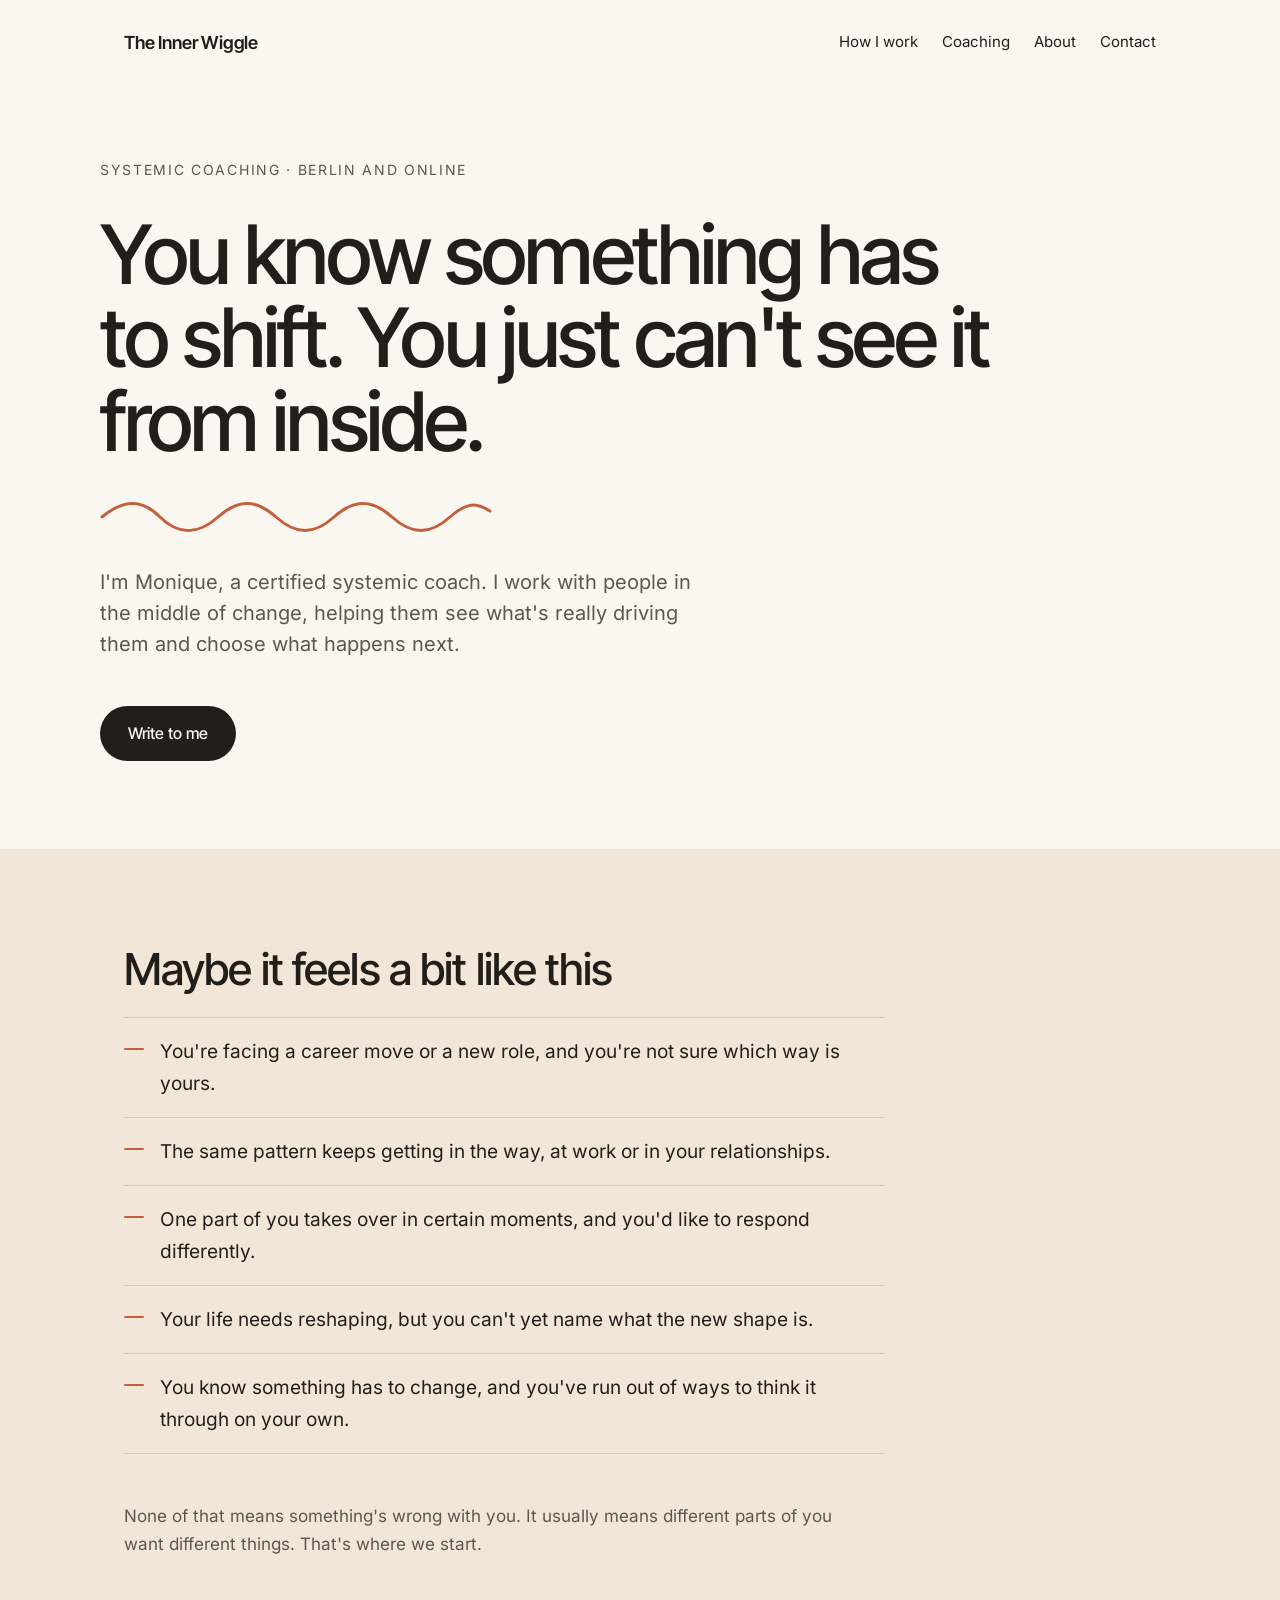
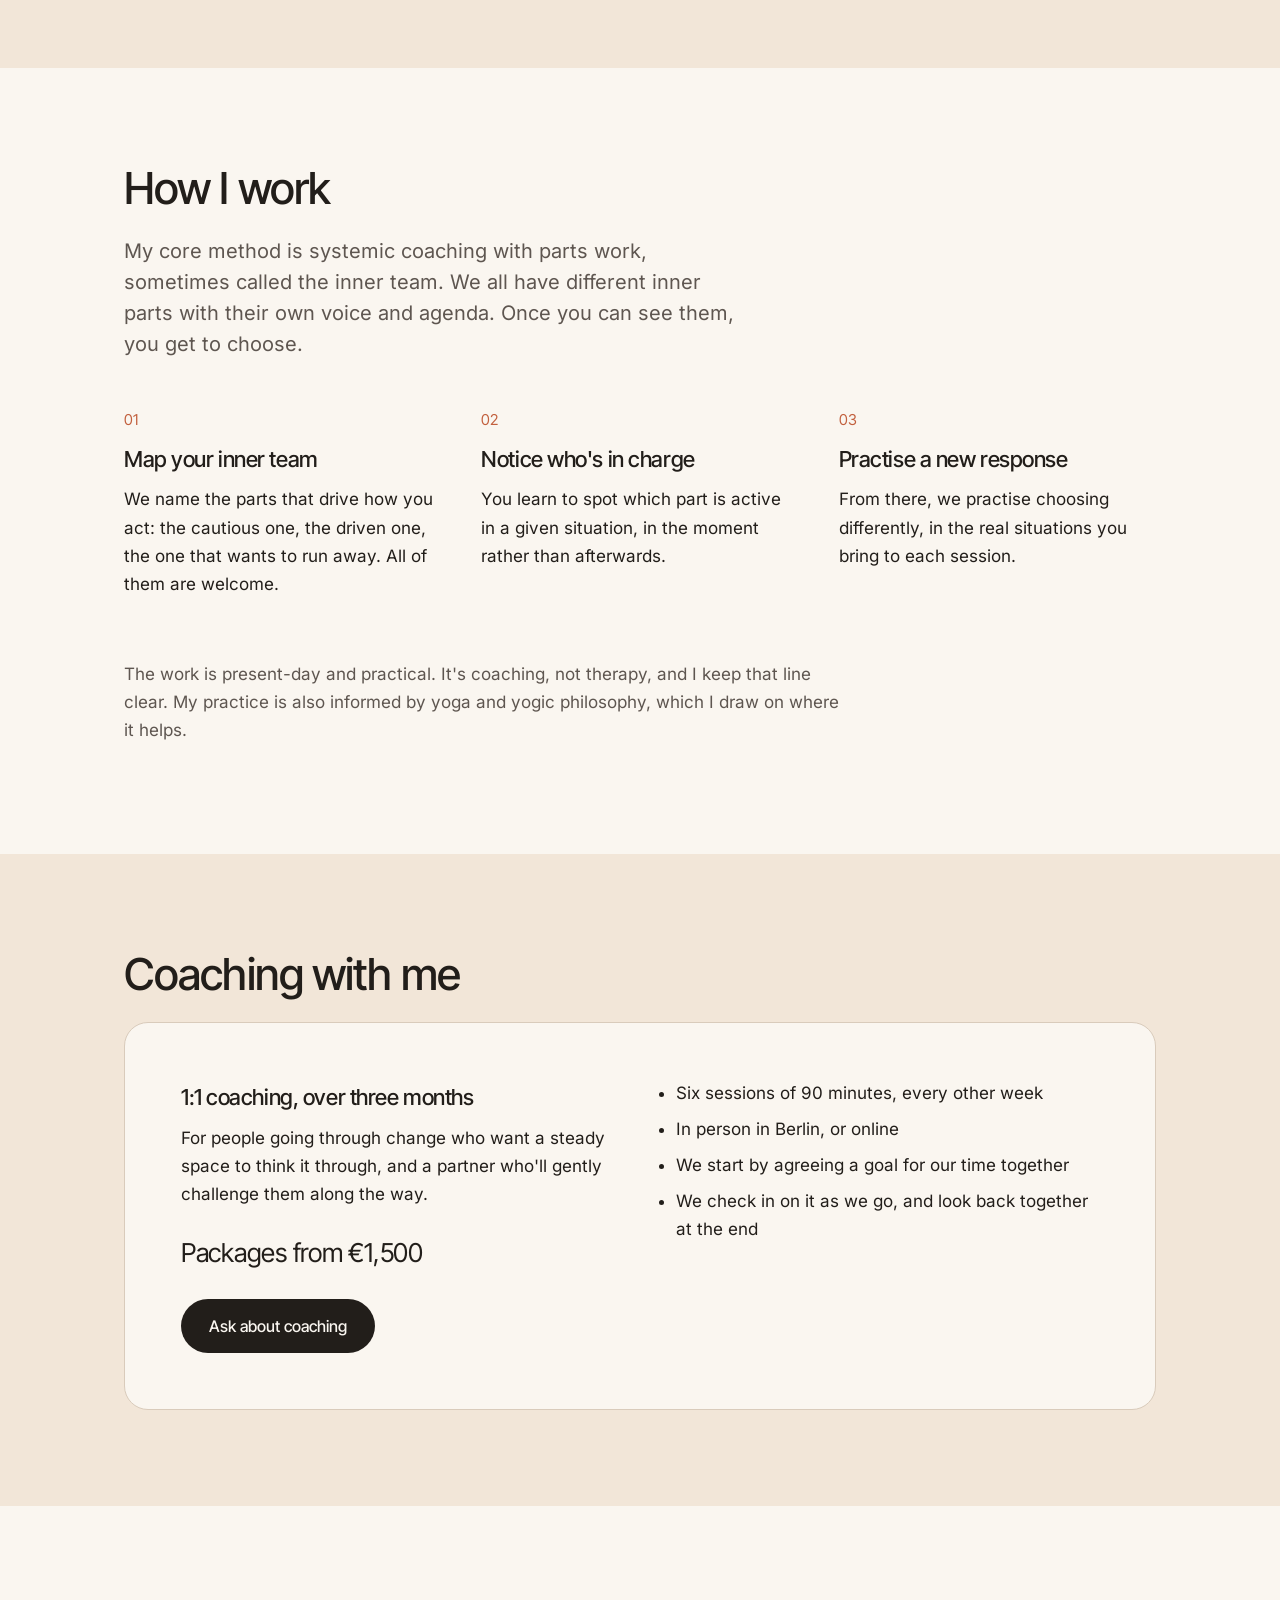
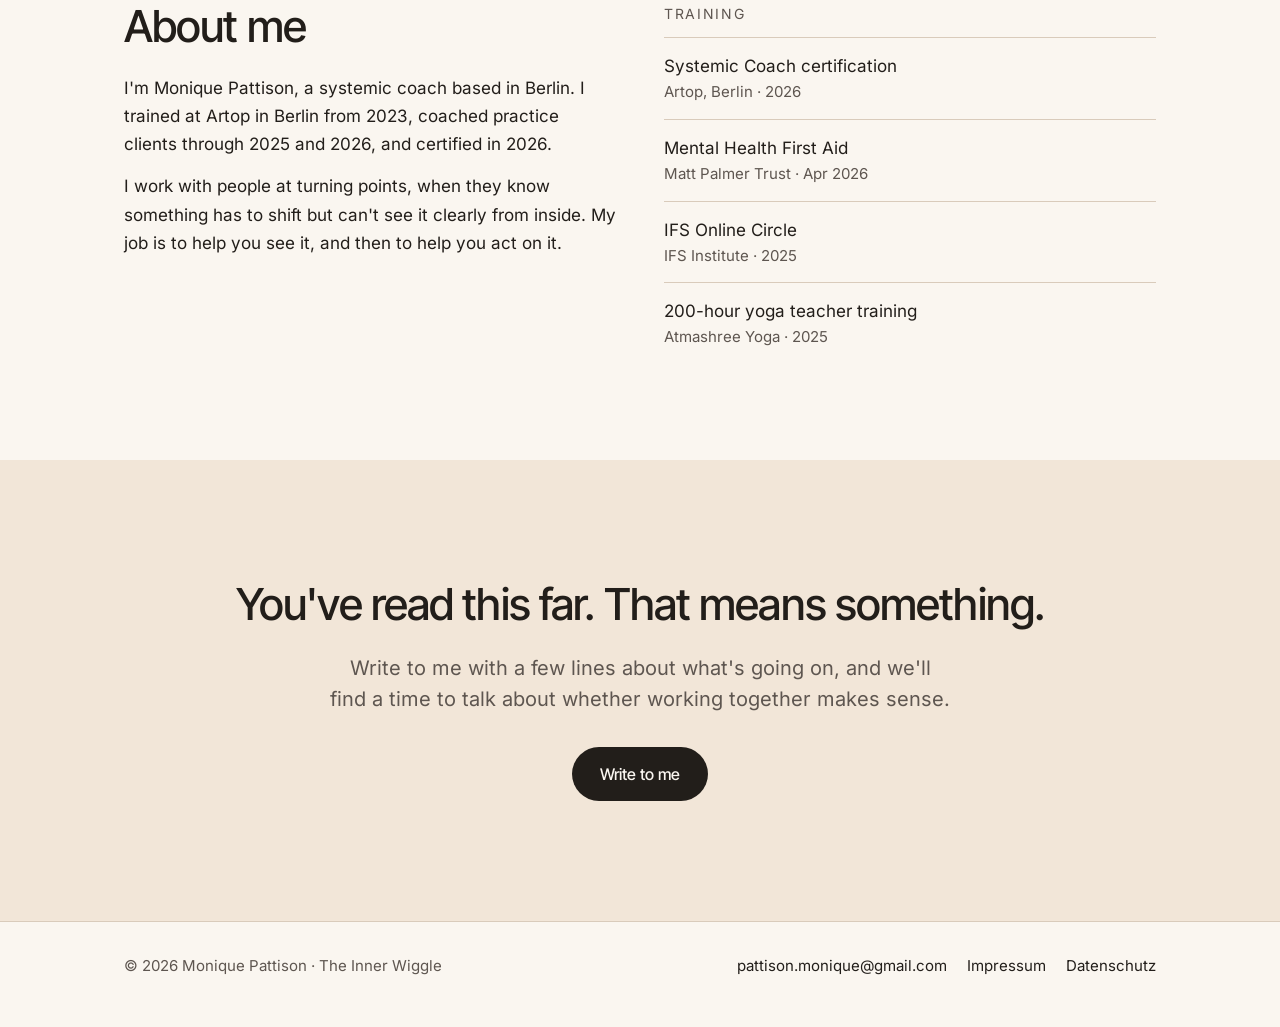
<file: index.html>
<!doctype html>
<html lang="en">
<head>
<meta charset="utf-8">
<meta name="viewport" content="width=device-width, initial-scale=1">
<title>The Inner Wiggle · Systemic coaching with Monique Pattison</title>
<meta name="description" content="Systemic coaching in Berlin and online. Monique Pattison works with people going through change, using parts work to see what's driving them and choose a different response.">
<link rel="stylesheet" href="fonts/fonts.css">
<style>
:root{--bg:#FAF6F0;--field:#F2E6D8;--ink:#221E1A;--muted:#5E5650;--accent:#C2603E;--line:#D9CBBB}
*{box-sizing:border-box}
html{scroll-behavior:smooth}
body{margin:0;background:var(--bg);color:var(--ink);font-family:'Inter',system-ui,sans-serif;font-size:17px;line-height:1.65}
a{color:var(--ink);text-underline-offset:3px}a:hover{color:var(--accent)}
.wrap{max-width:1080px;margin:0 auto;padding-left:24px;padding-right:24px}
h1,h2,h3,.brand{font-family:'Inter Tight',sans-serif;font-weight:500;letter-spacing:-0.02em}
h1{margin:0;font-size:clamp(40px,6.4vw,84px);line-height:1.02;letter-spacing:-0.035em;max-width:900px}
h2{margin:0 0 24px;font-size:clamp(30px,4vw,44px);line-height:1.1}
h3{margin:0 0 8px;font-size:22px}
p{margin:0 0 14px}
.lede{font-size:20px;line-height:1.55;color:var(--muted);max-width:620px}
.eyebrow{font-size:14px;letter-spacing:0.12em;text-transform:uppercase;color:var(--muted)}
.btn{display:inline-flex;align-items:center;min-height:48px;padding:14px 28px;border-radius:999px;background:var(--ink);color:var(--bg);text-decoration:none;font-family:'Inter Tight',sans-serif;font-weight:500;font-size:16px}
.btn:hover{background:var(--accent);color:#fff}
header.top{display:flex;flex-wrap:wrap;gap:16px;justify-content:space-between;align-items:center;padding-top:28px;padding-bottom:28px}
.brand{font-weight:600;font-size:18px;letter-spacing:-0.01em;text-decoration:none}
nav{display:flex;flex-wrap:wrap;gap:24px;font-size:15px}
nav a{text-decoration:none}
section{padding:96px 0}
.hero{padding:72px 0 88px;display:flex;flex-direction:column;gap:32px}
.wiggle{display:block;width:min(420px,80%);height:auto;color:var(--accent)}
.field{background:var(--field)}
.feels{list-style:none;padding:0;margin:0;display:grid;gap:0;max-width:760px}
.feels li{padding:18px 0 18px 36px;border-top:1px solid var(--line);position:relative;font-size:19px}
.feels li:last-child{border-bottom:1px solid var(--line)}
.feels li::before{content:"";position:absolute;left:0;top:30px;width:20px;height:2px;background:var(--accent);border-radius:2px}
.steps{display:grid;grid-template-columns:repeat(auto-fit,minmax(260px,1fr));gap:40px;margin-top:48px}
.step-n{font-family:'Inter Tight',sans-serif;color:var(--accent);font-size:15px;margin-bottom:8px}
.note{margin-top:48px;max-width:720px;color:var(--muted)}
.room{background:var(--bg);border:1px solid var(--line);border-radius:24px;padding:clamp(24px,5vw,56px);display:grid;gap:32px;grid-template-columns:repeat(auto-fit,minmax(280px,1fr))}
.room ul{margin:0;padding-left:20px}
.room li{margin-bottom:8px}
.price{font-family:'Inter Tight',sans-serif;font-size:26px;letter-spacing:-0.01em;margin:24px 0}
.quotes{display:grid;grid-template-columns:repeat(auto-fit,minmax(260px,1fr));gap:32px}
.quotes blockquote{margin:0;padding:28px;background:var(--field);border-radius:20px}
.about{display:grid;grid-template-columns:repeat(auto-fit,minmax(280px,1fr));gap:48px}
.training{list-style:none;margin:0;padding:0}
.training li{padding:14px 0;border-top:1px solid var(--line)}
.training span{display:block;color:var(--muted);font-size:15px}
.closing{text-align:center;padding:120px 0}
.closing .lede{margin:0 auto 32px}
footer{border-top:1px solid var(--line);padding:32px 0 48px;font-size:15px;color:var(--muted)}
footer .wrap{display:flex;flex-wrap:wrap;gap:16px 28px;justify-content:space-between}
footer nav{gap:20px}
</style>
</head>
<body>

<header class="wrap top">
<a class="brand" href="#">The Inner Wiggle</a>
<nav>
<a href="#how">How I work</a>
<a href="#coaching">Coaching</a>
<a href="#about">About</a>
<a href="#contact">Contact</a>
</nav>
</header>

<main>
<section class="wrap hero">
<div class="eyebrow">Systemic coaching · Berlin and online</div>
<h1>You know something has to shift. You just can't see it from inside.</h1>
<svg class="wiggle" viewBox="0 0 420 40" fill="none" aria-hidden="true"><path d="M2 22c22-18 40-18 58 0s38 18 58 0 38-18 58 0 38 18 58 0 38-18 58 0 38 18 58 0 30-12 40-6" stroke="currentColor" stroke-width="3" stroke-linecap="round"/></svg>
<p class="lede">I'm Monique, a certified systemic coach. I work with people in the middle of change, helping them see what's really driving them and choose what happens next.</p>
<div><a class="btn" href="mailto:pattison.monique@gmail.com?subject=Coaching%20enquiry">Write to me</a></div>
</section>

<section class="field">
<div class="wrap">
<h2>Maybe it feels a bit like this</h2>
<ul class="feels">
<li>You're facing a career move or a new role, and you're not sure which way is yours.</li>
<li>The same pattern keeps getting in the way, at work or in your relationships.</li>
<li>One part of you takes over in certain moments, and you'd like to respond differently.</li>
<li>Your life needs reshaping, but you can't yet name what the new shape is.</li>
<li>You know something has to change, and you've run out of ways to think it through on your own.</li>
</ul>
<p class="note">None of that means something's wrong with you. It usually means different parts of you want different things. That's where we start.</p>
</div>
</section>

<section class="wrap" id="how">
<h2>How I work</h2>
<p class="lede">My core method is systemic coaching with parts work, sometimes called the inner team. We all have different inner parts with their own voice and agenda. Once you can see them, you get to choose.</p>
<div class="steps">
<div>
<div class="step-n">01</div>
<h3>Map your inner team</h3>
<p>We name the parts that drive how you act: the cautious one, the driven one, the one that wants to run away. All of them are welcome.</p>
</div>
<div>
<div class="step-n">02</div>
<h3>Notice who's in charge</h3>
<p>You learn to spot which part is active in a given situation, in the moment rather than afterwards.</p>
</div>
<div>
<div class="step-n">03</div>
<h3>Practise a new response</h3>
<p>From there, we practise choosing differently, in the real situations you bring to each session.</p>
</div>
</div>
<p class="note">The work is present-day and practical. It's coaching, not therapy, and I keep that line clear. My practice is also informed by yoga and yogic philosophy, which I draw on where it helps.</p>
</section>

<section class="field" id="coaching">
<div class="wrap">
<h2>Coaching with me</h2>
<div class="room">
<div>
<h3>1:1 coaching, over three months</h3>
<p>For people going through change who want a steady space to think it through, and a partner who'll gently challenge them along the way.</p>
<p class="price">Packages from €1,500</p>
<a class="btn" href="mailto:pattison.monique@gmail.com?subject=Coaching%20enquiry">Ask about coaching</a>
</div>
<div>
<ul>
<li>Six sessions of 90 minutes, every other week</li>
<li>In person in Berlin, or online</li>
<li>We start by agreeing a goal for our time together</li>
<li>We check in on it as we go, and look back together at the end</li>
</ul>
</div>
</div>
</div>
</section>

<!-- Testimonials: switch on when Monique has 2–3 real quotes (first name + role, with permission).
<section class="wrap">
<h2>Words from people who've done the work</h2>
<div class="quotes">
<blockquote><p>"Quote one."</p><cite>Name, role</cite></blockquote>
<blockquote><p>"Quote two."</p><cite>Name, role</cite></blockquote>
<blockquote><p>"Quote three."</p><cite>Name, role</cite></blockquote>
</div>
</section>
-->

<section class="wrap" id="about">
<div class="about">
<div>
<h2>About me</h2>
<p>I'm Monique Pattison, a systemic coach based in Berlin. I trained at Artop in Berlin from 2023, coached practice clients through 2025 and 2026, and certified in 2026.</p>
<p>I work with people at turning points, when they know something has to shift but can't see it clearly from inside. My job is to help you see it, and then to help you act on it.</p>
</div>
<div>
<div class="eyebrow" style="margin-bottom:12px">Training</div>
<ul class="training">
<li>Systemic Coach certification<span>Artop, Berlin · 2026</span></li>
<li>Mental Health First Aid<span>Matt Palmer Trust · Apr 2026</span></li>
<li>IFS Online Circle<span>IFS Institute · 2025</span></li>
<li>200-hour yoga teacher training<span>Atmashree Yoga · 2025</span></li>
</ul>
</div>
</div>
</section>

<section class="field closing" id="contact">
<div class="wrap">
<h2>You've read this far. That means something.</h2>
<p class="lede">Write to me with a few lines about what's going on, and we'll find a time to talk about whether working together makes sense.</p>
<a class="btn" href="mailto:pattison.monique@gmail.com?subject=Coaching%20enquiry">Write to me</a>
</div>
</section>
</main>

<footer>
<div class="wrap">
<div>© 2026 Monique Pattison · The Inner Wiggle</div>
<nav>
<a href="mailto:pattison.monique@gmail.com">pattison.monique@gmail.com</a>
<a href="impressum.html">Impressum</a>
<a href="datenschutz.html">Datenschutz</a>
</nav>
</div>
</footer>

</body>
</html>
</file>
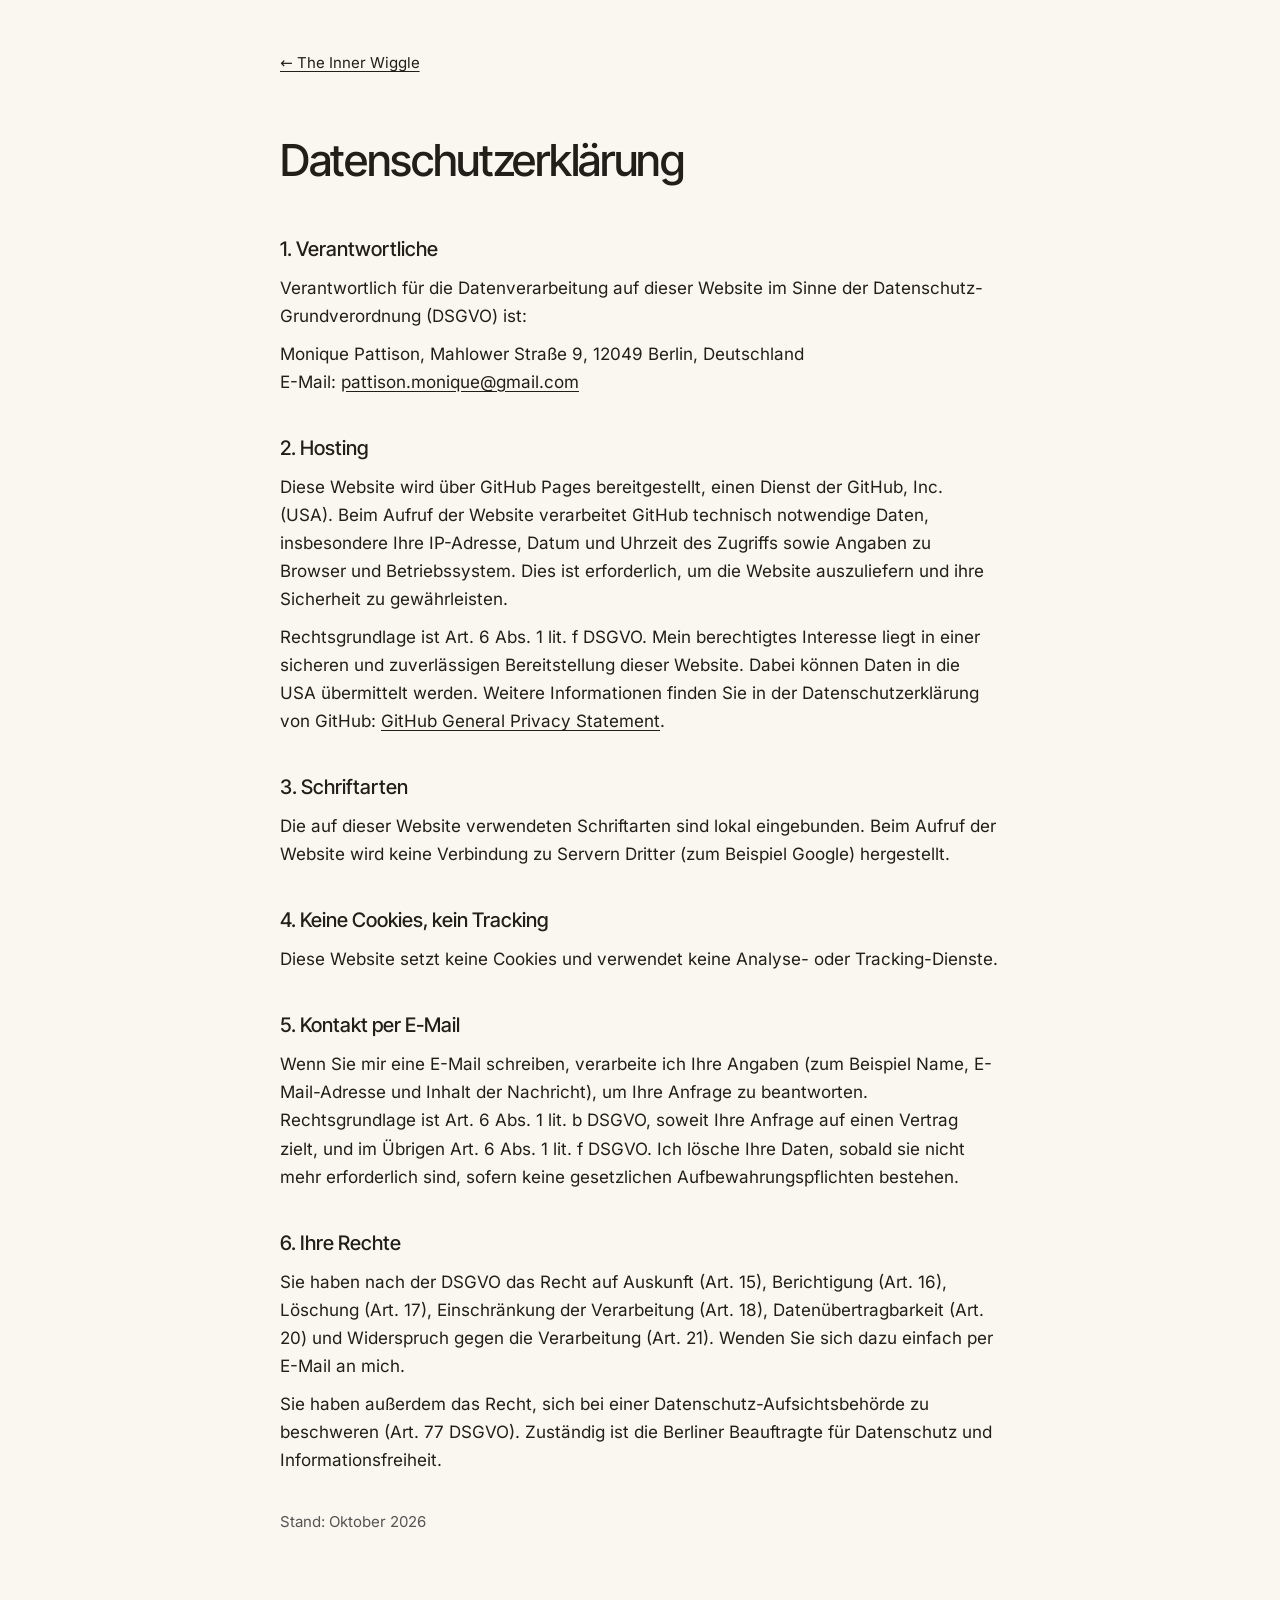
<file: datenschutz.html>
<!doctype html>
<html lang="de">
<head>
<meta charset="utf-8">
<meta name="viewport" content="width=device-width, initial-scale=1">
<title>Datenschutzerklärung · The Inner Wiggle</title>
<meta name="robots" content="noindex">
<link rel="stylesheet" href="fonts/fonts.css">
<style>
body{margin:0;background:#FAF6F0;color:#221E1A;font-family:'Inter',system-ui,sans-serif;font-size:17px;line-height:1.65}
a{color:#221E1A;text-underline-offset:3px}a:hover{color:#555}
main{max-width:720px;margin:0 auto;padding:48px 24px 96px}
h1{font-family:'Inter Tight',sans-serif;font-weight:500;font-size:44px;letter-spacing:-0.03em;margin:48px 0 32px}
h2{font-family:'Inter Tight',sans-serif;font-weight:500;font-size:20px;margin:36px 0 8px}
p,ul{margin:0 0 10px}
.back{font-size:15px}
</style>
</head>
<body>
<main>
<a class="back" href="index.html">← The Inner Wiggle</a>
<h1>Datenschutzerklärung</h1>

<h2>1. Verantwortliche</h2>
<p>Verantwortlich für die Datenverarbeitung auf dieser Website im Sinne der Datenschutz-Grundverordnung (DSGVO) ist:</p>
<p>Monique Pattison, Mahlower Straße 9, 12049 Berlin, Deutschland<br>
E-Mail: <a href="mailto:pattison.monique@gmail.com">pattison.monique@gmail.com</a></p>

<h2>2. Hosting</h2>
<p>Diese Website wird über GitHub Pages bereitgestellt, einen Dienst der GitHub, Inc. (USA). Beim Aufruf der Website verarbeitet GitHub technisch notwendige Daten, insbesondere Ihre IP-Adresse, Datum und Uhrzeit des Zugriffs sowie Angaben zu Browser und Betriebssystem. Dies ist erforderlich, um die Website auszuliefern und ihre Sicherheit zu gewährleisten.</p>
<p>Rechtsgrundlage ist Art. 6 Abs. 1 lit. f DSGVO. Mein berechtigtes Interesse liegt in einer sicheren und zuverlässigen Bereitstellung dieser Website. Dabei können Daten in die USA übermittelt werden. Weitere Informationen finden Sie in der Datenschutzerklärung von GitHub: <a href="https://docs.github.com/de/site-policy/privacy-policies/github-general-privacy-statement">GitHub General Privacy Statement</a>.</p>

<h2>3. Schriftarten</h2>
<p>Die auf dieser Website verwendeten Schriftarten sind lokal eingebunden. Beim Aufruf der Website wird keine Verbindung zu Servern Dritter (zum Beispiel Google) hergestellt.</p>

<h2>4. Keine Cookies, kein Tracking</h2>
<p>Diese Website setzt keine Cookies und verwendet keine Analyse- oder Tracking-Dienste.</p>

<h2>5. Kontakt per E-Mail</h2>
<p>Wenn Sie mir eine E-Mail schreiben, verarbeite ich Ihre Angaben (zum Beispiel Name, E-Mail-Adresse und Inhalt der Nachricht), um Ihre Anfrage zu beantworten. Rechtsgrundlage ist Art. 6 Abs. 1 lit. b DSGVO, soweit Ihre Anfrage auf einen Vertrag zielt, und im Übrigen Art. 6 Abs. 1 lit. f DSGVO. Ich lösche Ihre Daten, sobald sie nicht mehr erforderlich sind, sofern keine gesetzlichen Aufbewahrungspflichten bestehen.</p>

<h2>6. Ihre Rechte</h2>
<p>Sie haben nach der DSGVO das Recht auf Auskunft (Art. 15), Berichtigung (Art. 16), Löschung (Art. 17), Einschränkung der Verarbeitung (Art. 18), Datenübertragbarkeit (Art. 20) und Widerspruch gegen die Verarbeitung (Art. 21). Wenden Sie sich dazu einfach per E-Mail an mich.</p>
<p>Sie haben außerdem das Recht, sich bei einer Datenschutz-Aufsichtsbehörde zu beschweren (Art. 77 DSGVO). Zuständig ist die Berliner Beauftragte für Datenschutz und Informationsfreiheit.</p>

<p style="margin-top:36px;color:#555;font-size:15px">Stand: Oktober 2026</p>
</main>
</body>
</html>
</file>
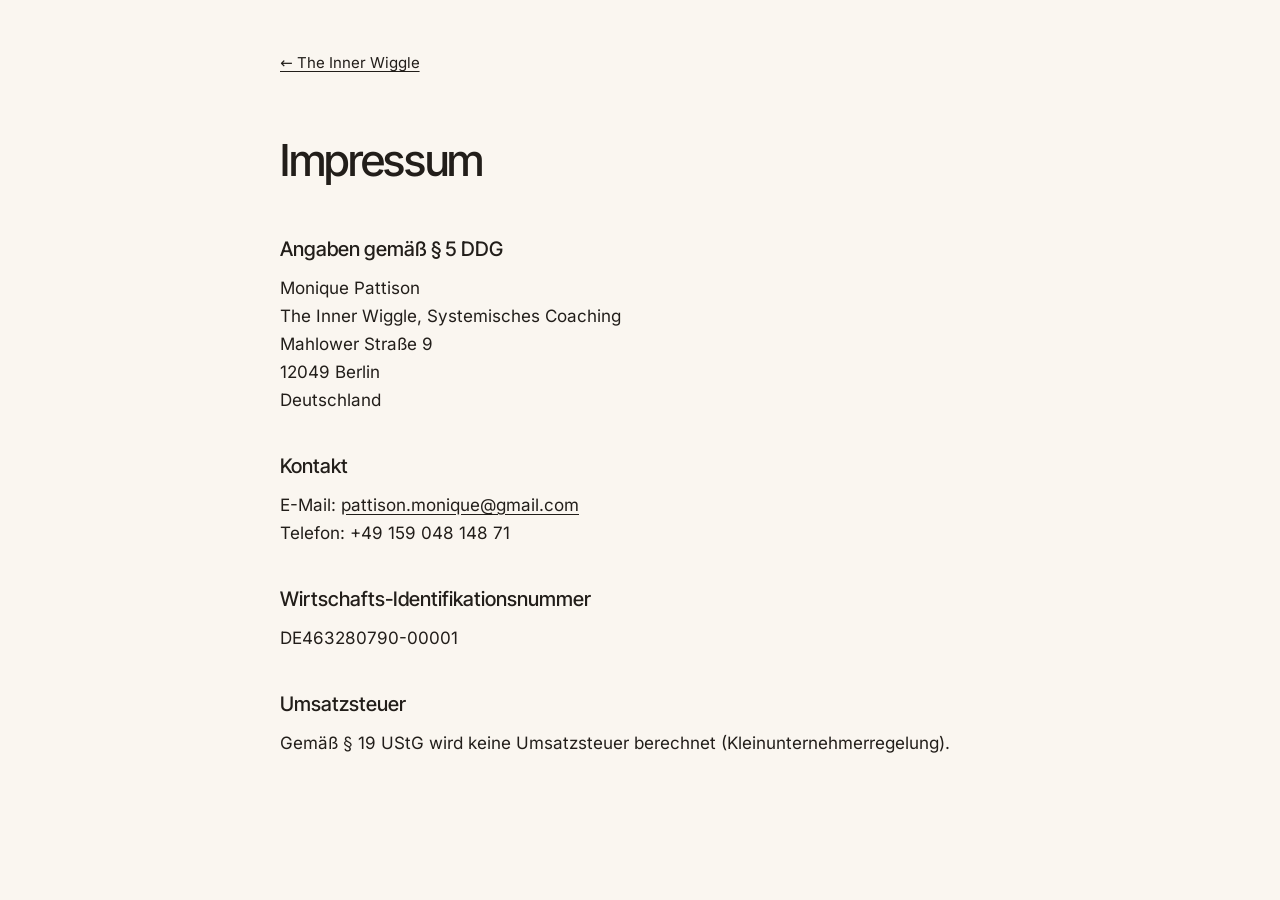
<file: impressum.html>
<!doctype html>
<html lang="de">
<head>
<meta charset="utf-8">
<meta name="viewport" content="width=device-width, initial-scale=1">
<title>Impressum · The Inner Wiggle</title>
<meta name="robots" content="noindex">
<link rel="stylesheet" href="fonts/fonts.css">
<style>
body{margin:0;background:#FAF6F0;color:#221E1A;font-family:'Inter',system-ui,sans-serif;font-size:17px;line-height:1.65}
a{color:#221E1A;text-underline-offset:3px}a:hover{color:#555}
main{max-width:720px;margin:0 auto;padding:48px 24px 96px}
h1{font-family:'Inter Tight',sans-serif;font-weight:500;font-size:44px;letter-spacing:-0.03em;margin:48px 0 32px}
h2{font-family:'Inter Tight',sans-serif;font-weight:500;font-size:20px;margin:36px 0 8px}
p{margin:0 0 8px}
.back{font-size:15px}
</style>
</head>
<body>
<main>
<a class="back" href="index.html">← The Inner Wiggle</a>
<h1>Impressum</h1>

<h2>Angaben gemäß § 5 DDG</h2>
<p>Monique Pattison<br>
The Inner Wiggle, Systemisches Coaching<br>
Mahlower Straße 9<br>
12049 Berlin<br>
Deutschland</p>

<h2>Kontakt</h2>
<p>E-Mail: <a href="mailto:pattison.monique@gmail.com">pattison.monique@gmail.com</a><br>
Telefon: +49 159 048 148 71</p>

<h2>Wirtschafts-Identifikationsnummer</h2>
<p>DE463280790-00001</p>

<h2>Umsatzsteuer</h2>
<p>Gemäß § 19 UStG wird keine Umsatzsteuer berechnet (Kleinunternehmerregelung).</p>
</main>
</body>
</html>
</file>
<file: fonts/fonts.css>
@font-face{font-family:'Inter';font-style:normal;font-weight:400;font-display:swap;src:url(inter-latin-400-normal.woff2) format('woff2')}
@font-face{font-family:'Inter';font-style:normal;font-weight:500;font-display:swap;src:url(inter-latin-500-normal.woff2) format('woff2')}
@font-face{font-family:'Inter Tight';font-style:normal;font-weight:400;font-display:swap;src:url(inter-tight-latin-400-normal.woff2) format('woff2')}
@font-face{font-family:'Inter Tight';font-style:normal;font-weight:500;font-display:swap;src:url(inter-tight-latin-500-normal.woff2) format('woff2')}
@font-face{font-family:'Inter Tight';font-style:normal;font-weight:600;font-display:swap;src:url(inter-tight-latin-600-normal.woff2) format('woff2')}
</file>
